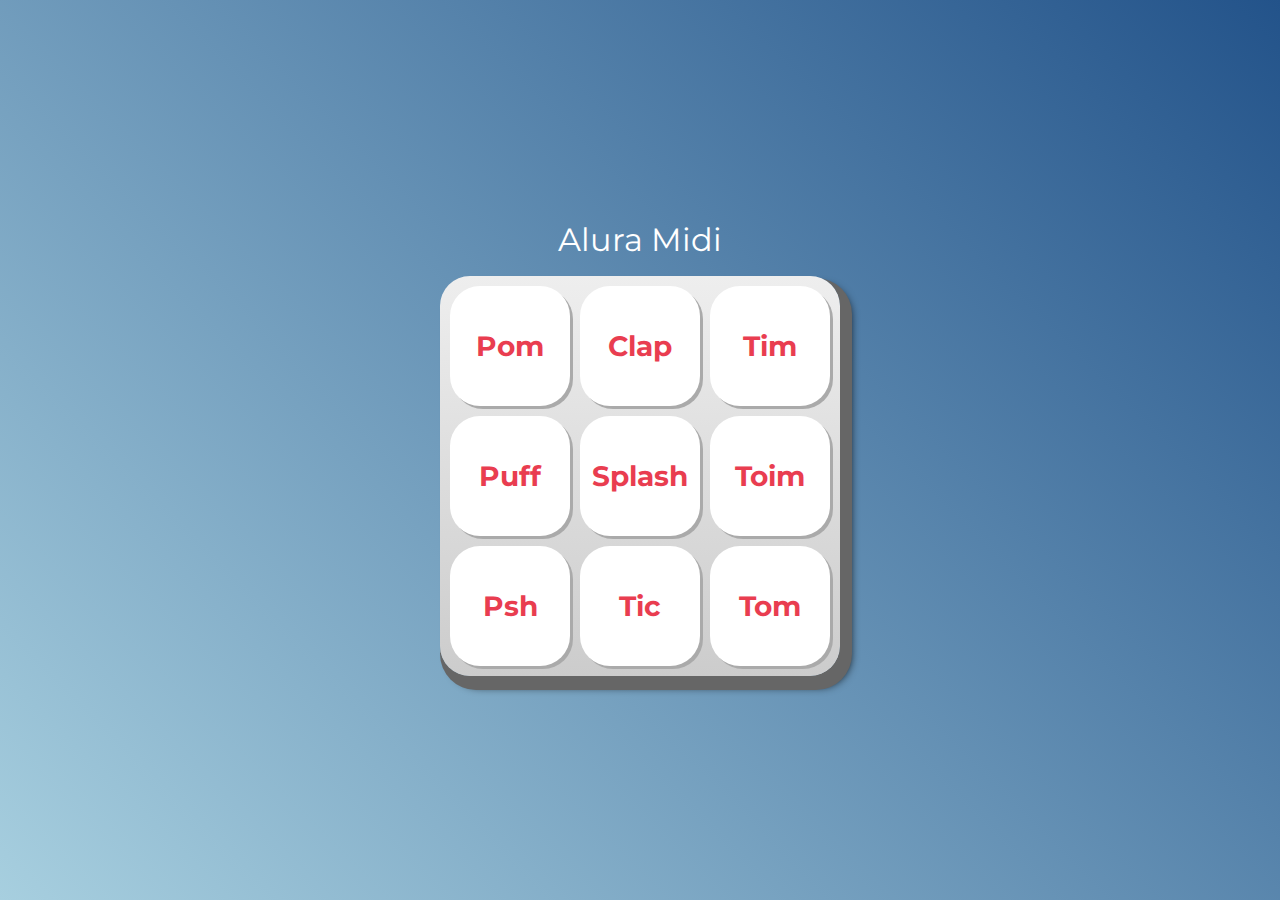
<file: JavaScript_web/midi_atividade/index.html>
<!DOCTYPE html>
<html lang="pt-BR">
<head>
    <meta charset="UTF-8">
    <meta http-equiv="X-UA-Compatible" content="IE=edge">
    <meta name="viewport" content="width=device-width, initial-scale=1.0">

    <title>Alura MIDI</title>

    <link rel="preconnect" href="https://fonts.googleapis.com">
    <link rel="preconnect" href="https://fonts.gstatic.com" crossorigin>
    <link href="https://fonts.googleapis.com/css2?family=Montserrat:wght@500;600&display=swap" rel="stylesheet">

    <link rel="icon" type="image/png" href="images/bateria.png">
    <link rel="stylesheet" href="css/reset.css">
    <link rel="stylesheet" href="css/estilos.css">

</head>
<body>

    <h1>Alura Midi</h1>

    <section class="teclado">
        <button class="tecla tecla_pom">Pom</button>
        <button class="tecla tecla_clap">Clap</button>
        <button class="tecla tecla_tim">Tim</button>

        <button class="tecla tecla_puff">Puff</button>
        <button class="tecla tecla_splash">Splash</button>
        <button class="tecla tecla_toim">Toim</button>

        <button class="tecla tecla_psh">Psh</button>
        <button class="tecla tecla_tic">Tic</button>
        <button class="tecla tecla_tom">Tom</button>
    </section>

    <audio src="sounds/keyq.wav" id="som_tecla_pom"></audio>
    <audio src="sounds/keyw.wav" id="som_tecla_clap"></audio>
    <audio src="sounds/keye.wav" id="som_tecla_tim"></audio>
    <audio src="sounds/keya.wav" id="som_tecla_puff"></audio>
    <audio src="sounds/keys.wav" id="som_tecla_splash"></audio>
    <audio src="sounds/keyd.wav" id="som_tecla_toim"></audio>
    <audio src="sounds/keyz.wav" id="som_tecla_psh"></audio>
    <audio src="sounds/keyx.wav" id="som_tecla_tic"></audio>
    <audio src="sounds/keyc.wav" id="som_tecla_tom"></audio>

    <script src="main.js"></script>
</body>
</html>
</file>
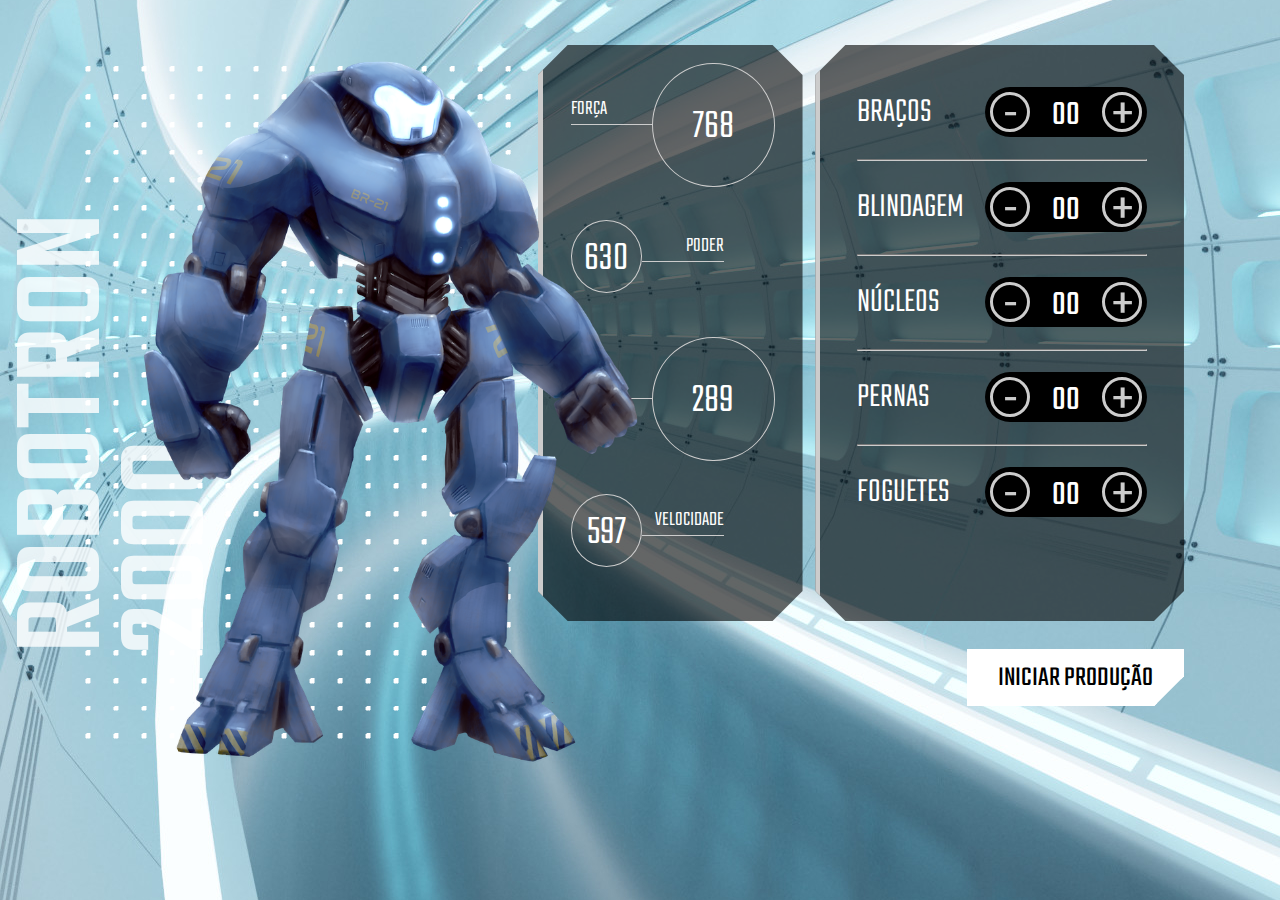
<file: JavaScript_web/site_robotron-2000/index.html>
<!DOCTYPE html>
<html lang="en">
<head>
    <meta charset="UTF-8">
    <meta http-equiv="X-UA-Compatible" content="IE=edge">
    <meta name="viewport" content="width=device-width, initial-scale=1.0">
    <link rel="shortcut icon" type="image/jpg" href="img/favicon.ico"/>
    <title>Robotron 2000</title>

    <link rel="stylesheet" href="css/style.css">
    <link rel="preconnect" href="https://fonts.googleapis.com">
    <link rel="preconnect" href="https://fonts.gstatic.com" crossorigin>
    <link href="https://fonts.googleapis.com/css2?family=Teko:wght@300;500&display=swap" rel="stylesheet"> 
</head>
<body>
    <main>
        <section class="robotron">
            <img class="robo" src="img/robotron.png" alt="Robotron" id="robotron">
            <figcaption class="titulo">ROBOTRON <br>2000</figcaption>
        </section>

        <section class="box estatisticas">
            <div class="estatistica">
                <p class="estatistica-titulo">Força</p>
                <div class="estatistica-valor">
                    <p class="estatistica-numero" data-estatistica="forca">768</p>
                </div>
            </div>
            <div class="estatistica">
                <p class="estatistica-titulo">Poder</p>
                <div class="estatistica-valor">
                    <p class="estatistica-numero" data-estatistica="poder" >630</p>
                </div>
            </div>
            <div class="estatistica">
                <p class="estatistica-titulo">Energia</p>
                <div class="estatistica-valor">
                    <p class="estatistica-numero" data-estatistica="energia" >289</p>
                </div>
            </div>
            <div class="estatistica">
                <p class="estatistica-titulo">Velocidade</p>
                <div class="estatistica-valor">
                    <p class="estatistica-numero" data-estatistica="velocidade" >597</p>
                </div>
            </div>
        </section>

        <section class="equipamentos">
            <form action="" class="montador">
                <div class="box montador-conteudo">
                    <div class="peca">
                        <label for="" class="peca-titulo">Braços</label>
                        <div class="controle">
                            <buttom class="controle-ajuste" data-controle="-" data-peca="bracos" >-</buttom>
                            <input type="text" class="controle-contador" value="00" data-contador>
                            <buttom class="controle-ajuste" data-controle="+" data-peca="bracos" >+</buttom>
                        </div>
                    </div>
                    <hr class="linha">
                    <div class="peca">
                        <label for="" class="peca-titulo">Blindagem</label>
                        <div class="controle">
                            <buttom class="controle-ajuste" data-controle="-" data-peca="blindagem" >-</buttom>
                            <input type="text" class="controle-contador" value="00" data-contador>
                            <buttom class="controle-ajuste" data-controle="+" data-peca="blindagem" >+</buttom>
                        </div>
                    </div>
                    <hr class="linha">
                    <div class="peca">
                        <label for="" class="peca-titulo">Núcleos</label>
                        <div class="controle">
                            <buttom class="controle-ajuste" data-controle="-" data-peca="nucleos" >-</buttom>
                            <input type="text" class="controle-contador" value="00" data-contador>
                            <buttom class="controle-ajuste" data-controle="+" data-peca="nucleos" >+</buttom>
                        </div>
                    </div>
                    <hr class="linha">
                    <div class="peca">
                        <label for="" class="peca-titulo" >Pernas</label>
                        <div class="controle">
                            <buttom class="controle-ajuste" data-controle="-" data-peca="pernas" >-</buttom>
                            <input type="text" class="controle-contador" value="00" data-contador>
                            <buttom class="controle-ajuste" data-controle="+" data-peca="pernas" >+</buttom>
                        </div>
                    </div>
                    <hr class="linha">
                    <div class="peca">
                        <label for="" class="peca-titulo">Foguetes</label>
                        <div class="controle">
                            <buttom class="controle-ajuste" data-controle="-" data-peca="foguetes" >-</buttom>
                            <input type="text" class="controle-contador" value="00" data-contador>
                            <buttom class="controle-ajuste" data-controle="+" data-peca="foguetes" >+</buttom>
                        </div>
                    </div>
                </div>
                <input type="submit" value="Iniciar produção" class="producao" id="producao">
            </form>
        </section>
    </main>

    <script src="js/main.js"></script>
</body>
</html>
</file>
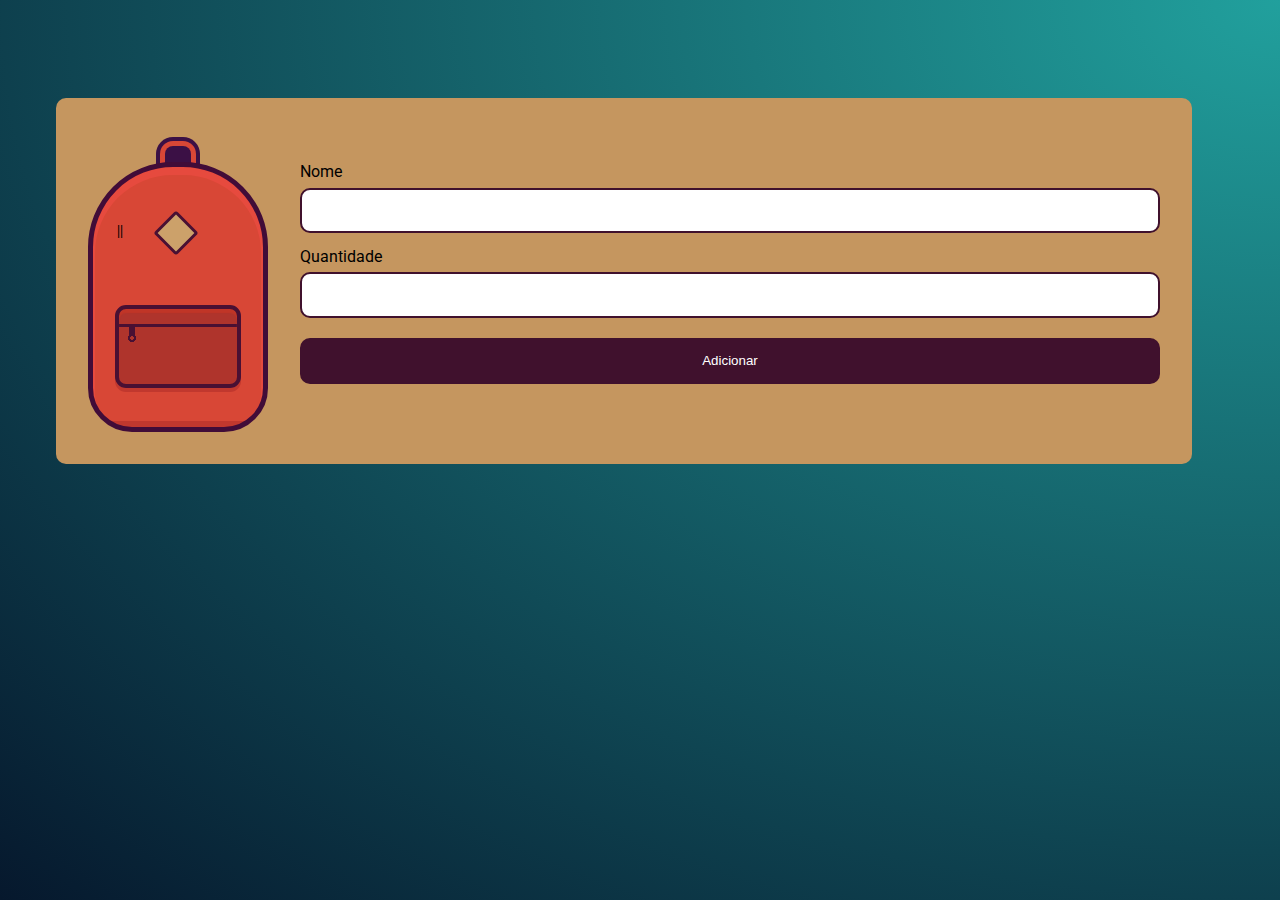
<file: JavaScript_web/JS-aramazenando_dados_no_navegador/Exemplo_mochila_de_viagem/index.html>
<!DOCTYPE html>
<html lang="en">
<head>
    <meta charset="UTF-8">
    <meta http-equiv="X-UA-Compatible" content="IE=edge">
    <meta name="viewport" content="width=device-width, initial-scale=1.0">
    <title>Mochila de viagem</title>
    <link rel="stylesheet" href="css/style.css">

    <link rel="preconnect" href="https://fonts.googleapis.com">
    <link rel="preconnect" href="https://fonts.gstatic.com" crossorigin>
    <link href="https://fonts.googleapis.com/css2?family=Roboto&display=swap" rel="stylesheet"> 
</head>
<body>
    <main class="conteudo">
        <div class="principal">
            <div class="mochila"></div>
            <form action="" class="adicionar" id="novoItem">
                <label for="item">Nome</label>
                <input type="text" name="nome" id="nome">
                <label for="item">Quantidade</label>
                <input type="number" name="quantidade" id="quantidade">
                <input type="submit" value="Adicionar" class="cadastrar">
            </form>
        </div>
        
        <ul class="lista" id="lista">

        </ul>
    </main>

    <script src="js/main.js"></script>
</body>
</html>
</file>
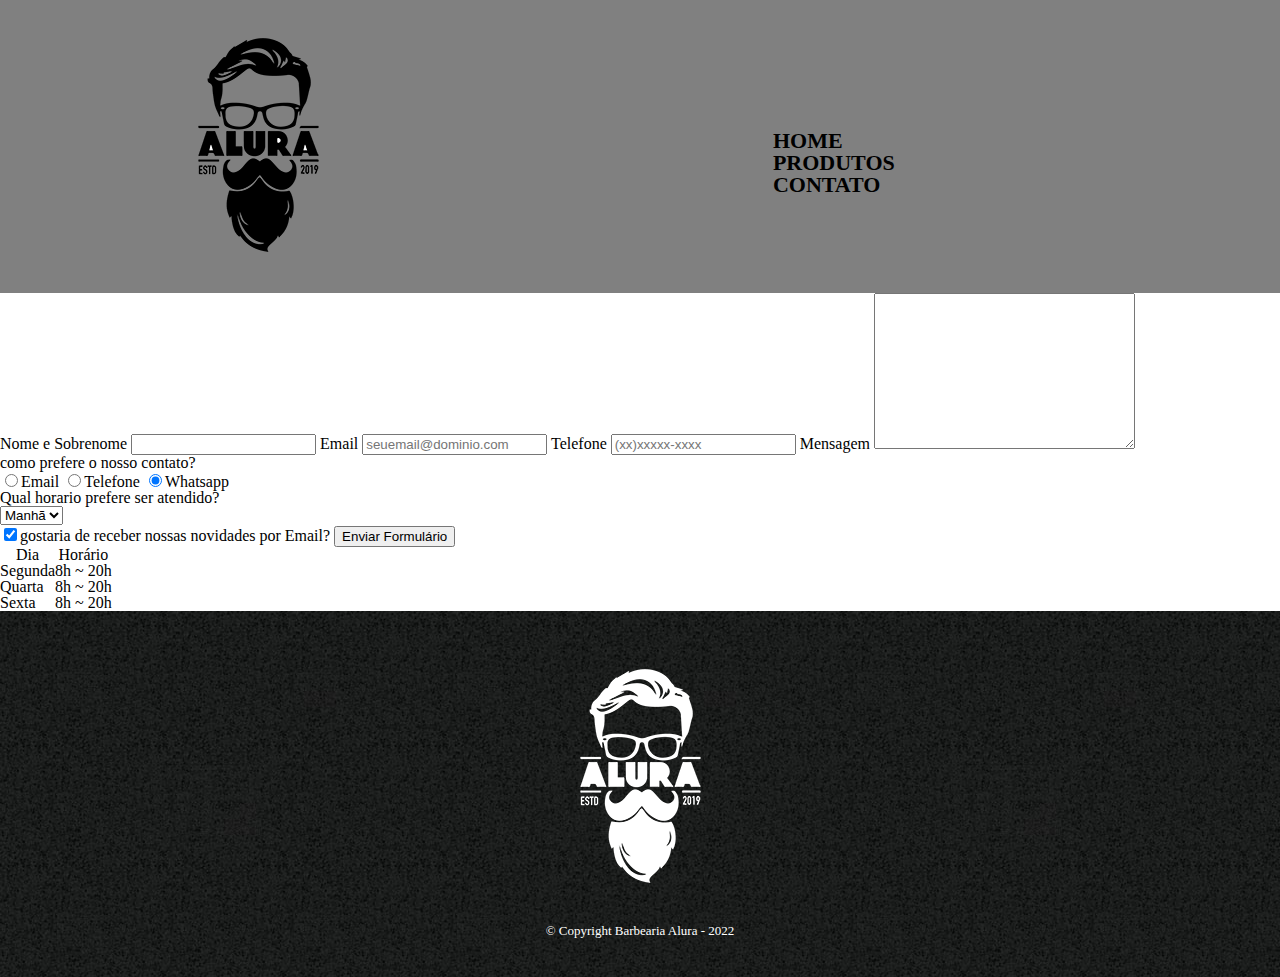
<file: HTML5 e CSS3/barbearia_atividade/contato.html>
<!DOCTYPE html>
<html>
    <head>
        <meta charset="UTF-8">
        <title>Contato - Barbearia Alura</title>
        <link rel="stylesheet" href="reset.css">
        <link rel="stylesheet" href="style.css">
    </head>
    
    <body>
        <header>
            <div class="caixa">
                <h1><img src="logo.png" alt="logo da barbearia Alura"></h1>

                <nav>
                    <ul>
                        <li><a href="index.html">Home</a></li>
                        <li><a href="produtos.html">Produtos</a></li>
                        <li><a href="contato.html">Contato</a></li>
                    </ul>
                </nav>
            </div>
        </header>


        <main>

            <form>
                <label for="nomesobrenome">Nome e Sobrenome</label>
                <input type="text" id="nomesobrenome" class="input-padrao" required>
                
                <label for="email">Email</label>
                <input type="email" id="email" class="input-padrao" required placeholder="seuemail@dominio.com">

                <label for="telefone">Telefone</label>
                <input type="tel" id="telefone" class="input-padrao" required placeholder="(xx)xxxxx-xxxx">

                <label for="mensagem">Mensagem</label>
                <textarea cols="30" rows="10" id="mensagem"></textarea class="input-padrao" required>
                
                <fieldset>
                    <legend>como prefere o nosso contato?</legend>
                    <label for="radio-email"><input type="radio" name="contato" value="Email" id="radio-email">Email</label>

                    <label for="radio-telefone"><input type="radio" name="contato" value="Telefone" id="radio-telefone">Telefone</label>

                    <label for="radio-whatsapp"><input type="radio" name="contato" value="whatsapp" id="radio-whatsapp" checked>Whatsapp</label>
                </fieldset>

                <fieldset>
                    <legend>Qual horario prefere ser atendido?</legend>
                    <select>
                        <option>Manhã</option>]
                        <option>Tarde</option>
                        <option>Noite</option>
                    </select>
                </fieldset>


                <label class="checkbox"><input type="checkbox" checked>gostaria de receber nossas novidades por Email?</label>


                <input type="submit" value="Enviar Formulário" class="enviar">


            </form>


            <table>
                <thead>
                    <tr>
                        <th>Dia</th>
                        <th>Horário</th>
                    </tr>
                </thead>
                <tbody>
                    <tr>
                        <td>Segunda</td>
                        <td>8h ~ 20h</td>
                    </tr>
                    <tr>
                        <td>Quarta</td>
                        <td>8h ~ 20h</td>
                    </tr>
                    <tr>
                        <td>Sexta</td>
                        <td>8h ~ 20h</td>
                    </tr>
                </tbody>
            </table>


        </main>



        <footer>
            <img src="logo-branco.png" alt="logo da barbearia Alura">
            <p class="copyright">&copy; Copyright Barbearia Alura - 2022</p>
        </footer>

    </body>
</html>
</file>
<file: JavaScript_web/midi_atividade/css/estilos.css>
:root {
  --cinza: #aaa;
  --vermelha: #e93d50;
  --vermelha-escura: #af303f;
  --branca: #fff;
  --luz: rgb(229, 255, 0);
}

body {
  align-items: center;
  background: linear-gradient(45deg, #a7cfdf 0%,#23538a 100%);
  display: flex;
  justify-content: center;
  flex-direction: column;
  font-family: 'Montserrat', sans-serif;
  min-height: 100vh;
}

h1 {
  color: var(--branca);
  margin-bottom: 20px;
  font-size: 2rem;
}

.teclado {
  background: linear-gradient(to bottom, #eeeeee 0%,#cccccc 100%);
  box-shadow: 6px 8px 0 6px #666, 10px 10px 10px #000;
  border-radius: 30px;
  display: grid;
  gap: 10px;
  grid-template-columns: repeat(3, 1fr);
  padding: 10px;
}

.tecla {
  background-color: var(--branca);
  border-radius: 30px;
  box-shadow: 3px 3px 0 var(--cinza);
  color: var(--vermelha);
  cursor: pointer;
  height: 120px;
  font-size: 1.75em;
  font-weight: bold;
  line-height: 120px;
  text-align: center;
  width: 120px;
}

.tecla.ativa,
.tecla:active {
  background-color: var(--vermelha);
  border: 4px solid  var(--vermelha);
  box-shadow: 3px 3px 0 var(--vermelha-escura) inset;
  color: var(--branca);
  outline: none;
}

.tecla.focus,
.tecla:focus {
  outline: none;
  box-shadow: 1px 1px 10px var(--luz);
}

.tecla.active:focus,
.tecla:active:focus {
  box-shadow: 3px 3px 0 var(--vermelha-escura) inset, 1px 1px 10px var(--luz);
}
</file>
<file: JavaScript_web/site_robotron-2000/css/style.css>
:root {
    --main-cinza: #CCCCCC;
    --main-branco: #FFFFFF;
    --main-preto: #000000;
}

* {
    box-sizing: border-box;
}

body {
    background: url(../img/fundo.jpg);
    background-position: center center;
    background-size: cover cover;
    padding: 0;
    margin: 0;
    font-weight: 300;
}

body, input {
    font-family: 'Teko', sans-serif;
}

main {
    width: 80vw;
    height: 80vh;
    margin: 10vh 8vw 10vh 12vw;
    display: flex;
    gap: 1vw;
}

.robotron {
    background: url(../img/estrutura.png) no-repeat;
    background-position: center center;
    margin: 0;
    flex-basis: 40%;
    position: relative;
}

.robo {
    height: 110%;
    z-index: 1;
    position: absolute;
    left: -20%;
    top: -5%;
}

.titulo {
    transform: rotate(180deg);
    font-weight: 500;
    font-size: 130px;
    position: absolute;
    bottom: 7rem;
    left: -3rem;
    line-height: 0.8;
    writing-mode: vertical-rl;
    text-orientation: mixed;
    color: rgba(255,255,255,0.8)
}

.box {
    background: rgba(0,0,0,0.6);
    clip-path: polygon(calc(100% - 30px) 0, 100% 30px, 100% calc(100% - 30px), calc(100% - 30px) 100%, 30px 100%, 0 calc(100% - 30px), 0 30px, 30px 0);
    border-left: 5px solid var(--main-cinza);
    height: 80%;
}

/****************************** Equipamentos *****/

.equipamentos {
    flex-basis: 32%;
}

.montador {
    height: 100%;;
}

.montador-conteudo {
    padding: 2em 10%;
}

.peca {
    padding: 1em 0;
}

.peca-titulo {
    color: var(--main-branco);
    text-transform: uppercase;
    font-size: 2.5em;
}

.controle {
    background: var(--main-preto);
    border-radius: 25px;
    float: right;
    display: inline-flex;
    padding: 5px;
    align-items: center;
    align-self: flex-end;
}

.controle-contador {
    width: 40px;
    height: 35px;
    background: none;
    border: 0;
    margin: 0 1rem;
    color: var(--main-branco);
    text-align: center;
    font-size: 2.5em;
    display: inline-flex;
    align-items: center;
    padding-top: 8px;
}

.controle-ajuste {
    display: inline-block;
    width: 40px;
    height: 40px;
    line-height: 44px;
    border-radius: 50%;
    color: var(--main-cinza);
    font-size: 4em;
    background: var(--main-preto);
    text-align: center;
    border: 3px solid var(--main-cinza);
    cursor: pointer;
}

.linha {
    border-color: var(--main-cinza);
}

.producao {
    margin-top: 1em;
    font-size: 2em;
    text-transform: uppercase;
    padding: 0.2em 1em;
    float: right;
    border: 3px solid var(--main-branco);
    background: var(--main-branco);
    clip-path: polygon(100% 0, 100% calc(100% - 30px), calc(100% - 30px) 100%, 0 100%, 0 0);
    cursor: pointer;
}

.producao:hover {
    background: var(--main-preto);
    color: var(--main-branco)
}



/****************************** Estatísticas *****/
.estatisticas {
    flex-basis: 23%;
    padding: 2em 2em 0;
}

.estatistica {
    color: var(--main-branco);
    display: flex;
    align-items: flex-start;
    height: 25%;
}

.estatistica-titulo {
    font-size: 1.5em;
    border-bottom: 1px solid var(--main-cinza);
    flex-basis: 40%;
    text-transform: uppercase;
    order: 1
}

.estatistica-valor {
    flex-basis: 60%;
    position: relative;
    margin: 10px 0 0;
    order: 2;
    margin: -10px 0 0;
}

.estatistica-valor::after {
    content: "";
    display: block;
    padding-bottom: 100%;
    border: 1px solid var(--main-cinza);
    border-radius: 50%;
}

.estatistica-numero {
    position: absolute;
    top: 50%;
    transform: translateY(-46%);
    width: 100%;
    line-height: 100%;
    text-align: center;
    font-size: 3em;
    margin: 0;
}

.estatistica:nth-child(2n) .estatistica-titulo {
    order: 2;
    text-align: right;
}

.estatistica:nth-child(2n) .estatistica-valor {
    order: 1;
    flex-basis: 35%;
    margin: 10px 0 0;
}

@media screen and (max-width: 1600px) {
    body { 
        font-size: 14px;
    }
    main {
        width: 90vw;
        height: 80vh;
        margin: 5vh auto;
    }
}

@media screen and (max-width: 1200px) {
    body { 
        font-size: 13px;
    }

    main {
        width: 96vw;
        height: 80vh;
        margin: 10vh auto;
    }
}
</file>
<file: JavaScript_web/JS-aramazenando_dados_no_navegador/Exemplo_mochila_de_viagem/css/style.css>
html {
    background: radial-gradient(farthest-corner at right top,#21A09D, #06182D);
    height: 100%;
    font-family: 'Roboto', cursive;
}

.conteudo {
    padding: 10vh 3em 0;
    display: flex;
    align-items: flex-start;
    gap: 2em;
}

.principal {
    flex-grow: 1;
    flex-basis: auto;
    min-width: 600px;
    padding: 4em 2em 2em;
    box-sizing: border-box;
    display: flex;
    background: #C5965F;
    border-radius: 10px;
    gap: 2em;
}
  
.mochila {
    min-width: 170px;
    max-width: 170px;
    height: 180px;
    padding-top: 80px;
    background-color: #d84736;
    box-shadow: inset 0 6px 0 2px #e64a3e, 0 -93px 0 -77px #3b1045, 0 -93px 0 -72px #d84736, 0 -93px 0 -68px #3b1045;
    background-image: linear-gradient(to right, transparent 5px, transparent 20px, transparent 1px, transparent 25px, transparent 5px, transparent 20px, transparent 20px, transparent 86px, #c1382e 45px, #c1382e 230px, transparent 25px, transparent 172px );
    background-position: center 254px;
    background-size: 305px 6px;
    background-repeat: repeat-x; 
    border: 5px solid #410c38;
    border-radius: 85px 85px 44px 44px;
    display: inline-block;
    vertical-align: top;
    flex-basis: auto;
    flex-grow: 1;
}
  
.mochila:before, .mochila:after {
    display: block;
    content: '';
    position: absolute;
  }
  
.mochila:before {
    height: 75px;
    width: 118px;
    background-image: radial-gradient(circle closest-corner at 13px 29px , #af342c, #af342c 2px, transparent 2px, transparent), radial-gradient(circle closest-corner at 13px 29px , #491033, #491033 4px, transparent 4px, transparent), linear-gradient(to bottom, transparent 10px, transparent 15px, #491033 5px, #491033 18px, transparent 18px, transparent 100px), linear-gradient(to right, #af342c 10px, #af342c 10px, transparent 10px, transparent 16px, #af342c 9px, #af342c 50px), linear-gradient(to bottom, #af342c 8px, #af342c 16px, #491033 8px, #491033 30px, #af342c 20px, #af342c 72px, #af342c 10px, #af342c 57px, #af342c 5%);
    margin-left: 22px;
    margin-top: 58px;
    border: 4px solid #491033;
    border-radius: 11px;
    box-shadow: 0 4px 0 0 #c1382e, inset 0px 4px 1px 0 #c03527;
    content: '||';
    color: transparent;
    font-family: Comic Sans MS;
    font-weight: bold;
    z-index: 1;
    text-shadow: rgb(0, 0, 0) -2px -86px 0px;
    font-size: 14px;
}
  
.mochila:after {
    margin-left: 67px;
    margin-top: -30px;
    background: #cca16a;
    width:26px;
    height:26px;
    border: 3px solid #491033;
    border-radius: 3px;
    transform: rotate(45deg);
}

.adicionar {
    width: 100%;
}

.adicionar input {
    width: 100%;
    box-sizing: border-box;
    margin: 0.5em 0 1em;
    padding: 1em 0.5em;
    border-radius: 10px;
    border: 2px solid #40112D;
}

.adicionar label {
    display: block;
}

.cadastrar {
    background-color: #40112D;
    color: #FFFFFF;
    cursor: pointer;
}

.lista {
    margin: 0;
    padding: 0;
}

.item {
    list-style: none;
    padding: 0.6em 2em;
    background: #FFFFFF;
    border-radius: 10px;
    margin: 0 0 1em;
    width: 100%;
    box-sizing: border-box;
    display: inline-flex;
    align-items: center;
    gap: 1em;
    font-size: 20px;
}

.item strong {
    border-radius: 50%;
    display: flex;
    align-items: center;
    justify-content: center;
    width: 40px;
    height: 40px;
    Background: #C5965F;
    font-weight: 400;
}
</file>
<file: HTML5 e CSS3/barbearia_atividade/style.css>
header{
    background: gray;
    padding: 20px 0;
}

.caixa{
    width: 940px;
    position: relative;
    margin: 0 auto;
}

nav{
    position: absolute;
    top: 110px;
    right: 0;
}

nav li{
    display: inline;
    margin: 0 0 0 15px;
}

nav a{
    text-transform: uppercase;
    color: black;
    font-weight: bold;
    font-size: 22px;
    text-decoration: none;
}

nav a:hover{
    color: #C78C19;
    text-decoration: underline;
}


#banner {
    width: 100%;
}

.principal{
    background: gray;
    padding: 30px;
}

.titulo-principal{
    padding-left: 20px;
}

.titulo-centralizado{
    text-align: center;
}

p {
    text-align: center;
}

#missao {
    font-size: 20px;
}

em strong {
    color: red;
}

.itens{
    font-style: italic;
}

.beneficios{
    background-color: white;
    padding: 20px;
}


ul{
    display: inline-block;
    vertical-align: top;
    width: 20%;
    margin-right: 15%;
}

.imagembeneficios{
    width: 50%;
}

footer{
    text-align: center;
    background: url("bg.jpg");
    padding: 40px 0;

}

.copyright{
    color:white;
    font-size: 13px;
    margin: 20px 0 0;
}
</file>
